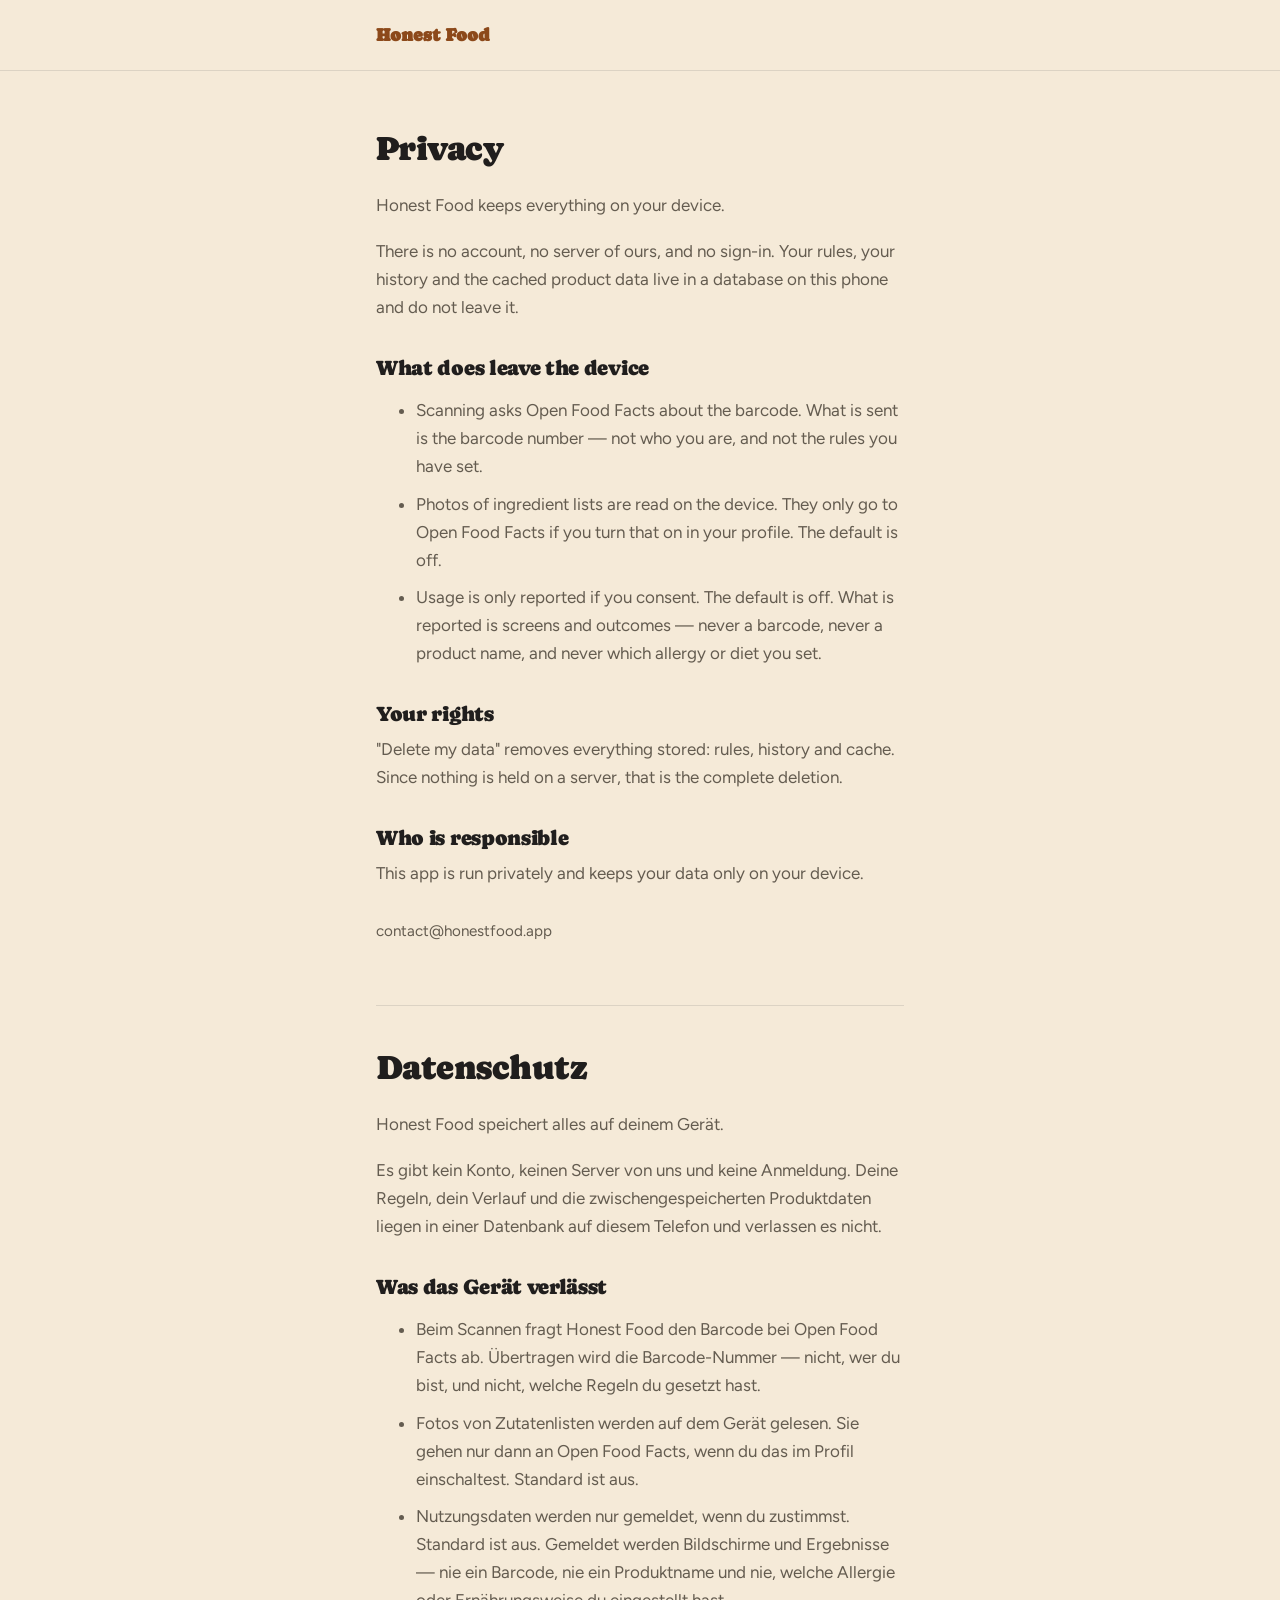
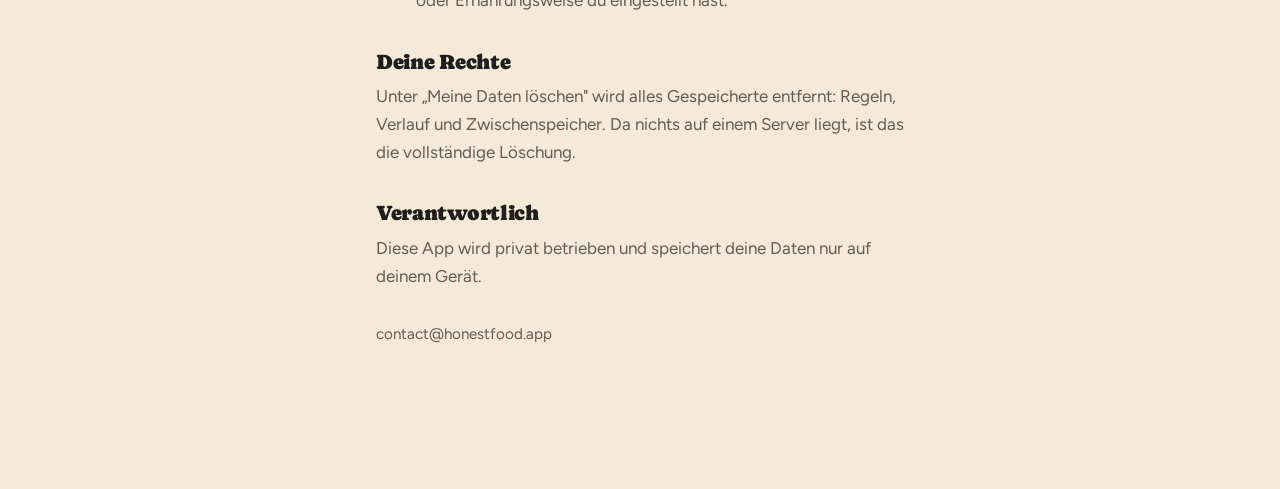
<file: privacy.html>
<!doctype html>
<html lang="en">
<head>
<meta charset="utf-8">
<meta name="viewport" content="width=device-width, initial-scale=1">
<title>Datenschutz · Privacy · Honest Food</title>
<!-- Generated from core/ui/.../LegalText.kt by PrivacyPageTest. Do not edit. -->
<link rel="stylesheet" href="style.css">
</head>
<body class="doc">
<header class="doc-head">
<a class="back" href="index.html">Honest Food</a>
</header>
<main>
<section lang="en">
<h1>Privacy</h1>
<p>Honest Food keeps everything on your device.</p>
<p>There is no account, no server of ours, and no sign-in. Your rules, your history and the cached product data live in a database on this phone and do not leave it.</p>
<h2>What does leave the device</h2>
<ul>
<li>Scanning asks Open Food Facts about the barcode. What is sent is the barcode number — not who you are, and not the rules you have set.</li>
<li>Photos of ingredient lists are read on the device. They only go to Open Food Facts if you turn that on in your profile. The default is off.</li>
<li>Usage is only reported if you consent. The default is off. What is reported is screens and outcomes — never a barcode, never a product name, and never which allergy or diet you set.</li>
</ul>
<h2>Your rights</h2>
<p>"Delete my data" removes everything stored: rules, history and cache. Since nothing is held on a server, that is the complete deletion.</p>
<h2>Who is responsible</h2>
<p>This app is run privately and keeps your data only on your device.</p>
<p class="contact">contact@honestfood.app</p>
</section>
<section lang="de">
<h1>Datenschutz</h1>
<p>Honest Food speichert alles auf deinem Gerät.</p>
<p>Es gibt kein Konto, keinen Server von uns und keine Anmeldung. Deine Regeln, dein Verlauf und die zwischengespeicherten Produktdaten liegen in einer Datenbank auf diesem Telefon und verlassen es nicht.</p>
<h2>Was das Gerät verlässt</h2>
<ul>
<li>Beim Scannen fragt Honest Food den Barcode bei Open Food Facts ab. Übertragen wird die Barcode-Nummer — nicht, wer du bist, und nicht, welche Regeln du gesetzt hast.</li>
<li>Fotos von Zutatenlisten werden auf dem Gerät gelesen. Sie gehen nur dann an Open Food Facts, wenn du das im Profil einschaltest. Standard ist aus.</li>
<li>Nutzungsdaten werden nur gemeldet, wenn du zustimmst. Standard ist aus. Gemeldet werden Bildschirme und Ergebnisse — nie ein Barcode, nie ein Produktname und nie, welche Allergie oder Ernährungsweise du eingestellt hast.</li>
</ul>
<h2>Deine Rechte</h2>
<p>Unter „Meine Daten löschen" wird alles Gespeicherte entfernt: Regeln, Verlauf und Zwischenspeicher. Da nichts auf einem Server liegt, ist das die vollständige Löschung.</p>
<h2>Verantwortlich</h2>
<p>Diese App wird privat betrieben und speichert deine Daten nur auf deinem Gerät.</p>
<p class="contact">contact@honestfood.app</p>
</section>
</main>
</body>
</html>
</file>
<file: style.css>
/* The app's own faces, served from this origin.
   Self-hosted rather than pulled from Google Fonts, and that is a privacy decision rather than a
   performance one: a stylesheet link to fonts.googleapis.com makes every visitor's browser call
   Google and hand over an IP address, on the site whose entire purpose is a policy saying nothing
   about them is collected. A German court has held that exact arrangement to be a GDPR violation
   (LG Munchen I, 3 O 17493/20), and Germany is this app's first market.
   All three are SIL Open Font Licence 1.1 — see fonts/LICENCE.md, which travels with them. */
@font-face {
    font-family: "Caprasimo";
    src: url("fonts/caprasimo_regular.ttf") format("truetype");
    font-weight: 400;
    font-display: swap;
}
@font-face {
    font-family: "Figtree";
    src: url("fonts/figtree_regular.ttf") format("truetype");
    font-weight: 400;
    font-display: swap;
}
@font-face {
    font-family: "Figtree";
    src: url("fonts/figtree_semibold.ttf") format("truetype");
    font-weight: 600;
    font-display: swap;
}

/* The app's tokens, from core/ui/theme/HaloColors.kt. Copied rather than generated: a stylesheet is
   not worth a build step, and these have not moved since the design settled. */
:root {
    color-scheme: light dark;

    --bg: #F5EAD8;
    --surface: #EBDDC5;
    --raised: #F9F4ED;
    --text: #201E1D;
    --muted: #645C50;
    --line: #DCD3C4;
    --accent: #C67139;
    --accent-deep: #8C491A;
    --sage: #7A8A5E;
    --alarm: #8F2417;
    /* The bezel's edge. Invisible on a light ground; in dark it is what keeps a #211f1c frame
       from vanishing into a #2E2B25 page at 1.2:1. */
    --bezel-rim: rgba(32, 30, 29, 0);

    --measure: 36rem;
    --page: 68rem;
    /* One phone size everywhere. A hero frame a little larger than the ones below reads as an
       inconsistency rather than as emphasis, because every screenshot in them is the same shape. */
    --phone: 330px;
    --shadow: 0 1px 2px rgba(32, 30, 29, .04), 0 12px 34px -12px rgba(32, 30, 29, .18);
    --shadow-lift: 0 2px 4px rgba(32, 30, 29, .05), 0 30px 60px -22px rgba(32, 30, 29, .32);
}

@media (prefers-color-scheme: dark) {
    :root {
        /* The app's own dark scheme, not an invention. Every value below is a HaloColors ramp
           entry bound by HaloDarkColorScheme; the previous set included a ground darker than
           `Organic.text`, which is the darkest colour the design system contains. */
        --bg: #2E2B25;          /* neutral900 — background */
        --surface: #474238;     /* neutral800 — surfaceVariant */
        --raised: #474238;      /* neutral800 — surfaceContainer */
        --text: #F9F4ED;        /* neutral100 — onSurface */
        --muted: #DCD3C4;       /* neutral300 — onSurfaceVariant */
        --line: #82796A;        /* neutral600 — outline */
        --accent: #F6A06B;      /* accent400  — primary */
        --accent-deep: #FFC6A5; /* accent300 */
        --bezel-rim: rgba(249, 244, 237, .16);
        --shadow: 0 1px 2px rgba(0, 0, 0, .3), 0 12px 34px -12px rgba(0, 0, 0, .6);
        --shadow-lift: 0 2px 4px rgba(0, 0, 0, .35), 0 30px 60px -22px rgba(0, 0, 0, .75);
    }
}

* { box-sizing: border-box; }

html { scroll-behavior: smooth; scroll-padding-top: 78px; }

body {
    margin: 0;
    background: var(--bg);
    color: var(--text);
    font: 400 1.0625rem/1.65 "Figtree", ui-sans-serif, system-ui, -apple-system, "Segoe UI", sans-serif;
    -webkit-font-smoothing: antialiased;
    text-rendering: optimizeLegibility;
    overflow-x: hidden;
}

h1, h2, h3 {
    font-family: "Caprasimo", Georgia, "Times New Roman", serif;
    font-weight: 400;
    letter-spacing: -0.015em;
    line-height: 1.06;
    margin: 0;
}

p { margin: 0 0 1.1rem; }

a { color: var(--accent-deep); text-underline-offset: 3px; }

:focus-visible { outline: 2px solid var(--accent-deep); outline-offset: 3px; border-radius: 6px; }

.wrap { max-width: var(--page); margin: 0 auto; padding: 0 1.5rem; }

/* ---- header ------------------------------------------------------------------------------ */

.top {
    position: sticky;
    top: 0;
    z-index: 10;
    backdrop-filter: saturate(180%) blur(14px);
    background: color-mix(in srgb, var(--bg) 92%, transparent);
    border-bottom: 1px solid var(--line);
}
.top .wrap { display: flex; align-items: center; gap: .7rem; min-height: 62px; }
.top img { width: 30px; height: 30px; border-radius: 8px; }
.top .name { font-family: "Caprasimo", Georgia, serif; font-size: 1.15rem; }
.top nav { margin-left: auto; display: flex; gap: 1.4rem; font-size: .95rem; }
.top nav a { color: var(--muted); text-decoration: none; }
.top nav a:hover { color: var(--text); }

/* A blurred bar is a nicety; a legible one is not. Without backdrop-filter the translucent ground
   would let a screenshot scroll under the nav at whatever contrast it happened to have. */
@supports not (backdrop-filter: blur(1px)) {
    .top { background: var(--bg); }
}

@media (max-width: 26rem) {
    .top .wrap { gap: .5rem; padding-inline: 1rem; }
    .top .name { font-size: 1rem; }
    .top nav { gap: 1rem; font-size: .875rem; }
    /* The page below is one scroll. The anchor is a convenience; the policy link is not. */
    .top nav a[href="#how"] { display: none; }
}

/* ---- hero -------------------------------------------------------------------------------- */

.hero {
    position: relative;
    /* `clip`, not `hidden`: the bloom below is a 1100px square anchored above the fold, and without
       this it extends the document by its own height — a screen of empty page under the footer that
       looks like the site failed to load. `clip` contains it without creating a scroll container. */
    overflow: clip;
    padding: clamp(3rem, 9vw, 6rem) 0 0;
    text-align: center;
}

/* A warm bloom behind the wordmark rather than a flat field. Sits under everything and is
   deliberately enormous and soft — a small gradient reads as a shape, a large one as light. */
.hero::before {
    content: "";
    position: absolute;
    /* top / right / bottom / left — one horizontal anchor only, or `right` is dropped. */
    inset: -30% auto auto 50%;
    translate: -50% 0;
    width: min(120vw, 1100px);
    aspect-ratio: 1;
    background: radial-gradient(circle at 50% 40%,
        color-mix(in srgb, var(--accent) 18%, transparent) 0%,
        transparent 62%);
    pointer-events: none;
}

.hero > * { position: relative; }

.hero .mark {
    width: 84px; height: 84px; border-radius: 20px;
    box-shadow: var(--shadow-lift);
    margin-bottom: 1.75rem;
}

.hero h1 { font-size: clamp(2.9rem, 9vw, 5rem); margin-bottom: 1.1rem; }

.lede {
    font-size: clamp(1.15rem, 2.6vw, 1.4rem);
    color: var(--muted);
    max-width: 27ch;
    margin: 0 auto 2.2rem;
    line-height: 1.45;
}

.cta { display: inline-flex; align-items: center; gap: 1rem; flex-wrap: wrap; justify-content: center; }
.cta img { height: 56px; }
.cta .aside { color: var(--muted); font-size: .95rem; }

/* ---- phones ------------------------------------------------------------------------------ */

/* A frame in CSS rather than a mockup image: the screenshots are rendered at exactly 1080×1920 by
   the app's own composables, so a bezel drawn here stays sharp at any density and can follow the
   colour scheme, which a baked-in PNG frame cannot. */
.phone {
    position: relative;
    width: 100%;
    max-width: var(--phone);
    aspect-ratio: 1080 / 1920;
    border-radius: 36px;   /* HaloShapes.extraLarge */
    padding: 7px;
    background: linear-gradient(160deg, #4a463f, #211f1c 55%);
    box-shadow: inset 0 0 0 1px var(--bezel-rim), var(--shadow-lift);
    flex: 0 0 auto;
}
.phone img {
    width: 100%; height: 100%;
    object-fit: cover;
    object-position: top center;
    border-radius: 28px;   /* extraLarge minus the bezel — concentric */
    display: block;
}
.hero .phone { margin: clamp(2.5rem, 6vw, 4rem) auto 0; }

/* ---- the four answers -------------------------------------------------------------------- */

/* The app's own verdict pills — VerdictPalette.container over .onContainer, the same pair the
   reason chips use inside the screenshots below. Deliberately fixed in both schemes, because
   VerdictPalettes is shared across themes on purpose: a verdict may not change colour with the
   time of day. The previous version tinted four dots with `--sage`, `--accent` and `--alarm`,
   which are Material's secondary, primary and error roles rather than verdict colours — and
   `--alarm` was never redefined for dark, leaving "Do not eat" at 2.03:1 against the ground. The
   one answer meaning *put it down* was the one a dark-mode reader could not see. */
.answers {
    list-style: none;
    padding: 0;
    display: flex;
    flex-wrap: wrap;
    justify-content: center;
    gap: .6rem;
    margin: clamp(2.5rem, 6vw, 3.5rem) auto 0;
}
.answers li {
    padding: .5rem 1.15rem;
    border-radius: 999px;      /* HaloShape.pill */
    font-size: 1rem;
    font-weight: 600;
}
.answers .fits   { background: #E1EECC; color: #272E1B; }   /* sage200   / sage900   */
.answers .check  { background: #FFE1D0; color: #402310; }   /* accent200 / accent900 */
.answers .avoid  { background: #FFC6A5; color: #402310; }   /* accent300 / accent900 */
.answers .unsure { background: #DCD3C4; color: #2E2B25; }   /* neutral300 / neutral900 */

/* ---- alternating feature rows ------------------------------------------------------------ */

.feature {
    display: grid;
    grid-template-columns: 1fr;
    gap: clamp(2rem, 5vw, 3.5rem);
    align-items: center;
    padding: clamp(3rem, 8vw, 5rem) 0;
}
.feature + .feature { border-top: 1px solid var(--line); }
.feature .shot { display: flex; justify-content: center; }
.feature h2 { font-size: clamp(1.8rem, 4.5vw, 2.5rem); margin-bottom: 1rem; }
.feature p { color: var(--muted); max-width: var(--measure); }
.feature strong { color: var(--text); font-weight: 600; }

/* 60rem, not 46. At 46rem a 330px phone sat beside a 340px text column — two narrow strips on
   every portrait tablet. The phone takes its own width and the prose takes the rest. */
@media (min-width: 60rem) {
    .feature { grid-template-columns: minmax(0, 1fr) var(--phone); }
    .feature.flip { grid-template-columns: var(--phone) minmax(0, 1fr); }
    .feature.flip .shot { order: -1; }
}

/* ---- the honest bit ---------------------------------------------------------------------- */

.caveat {
    background: var(--raised);
    border: 1px solid var(--line);
    border-radius: 26px;
    padding: clamp(1.75rem, 5vw, 2.75rem);
    margin: clamp(3rem, 8vw, 5rem) 0;
    box-shadow: var(--shadow);
}
.caveat h2 { font-size: clamp(1.6rem, 4vw, 2.1rem); margin-bottom: 1rem; }
.caveat p { color: var(--muted); max-width: var(--measure); }
.caveat p:last-child { margin-bottom: 0; }

/* ---- footer ------------------------------------------------------------------------------ */

footer {
    border-top: 1px solid var(--line);
    padding: 2.25rem 0 4rem;
    color: var(--muted);
    font-size: .95rem;
}
footer .wrap { display: flex; gap: 1.5rem; flex-wrap: wrap; align-items: center; }
footer a { color: var(--muted); }

/* ---- the privacy document ---------------------------------------------------------------- */

body.doc main { max-width: var(--measure); margin: 0 auto; padding: 1rem 1.5rem 5rem; }
.doc-head { border-bottom: 1px solid var(--line); }
.doc-head .back {
    display: block; max-width: var(--measure); margin: 0 auto;
    padding: 1.25rem 1.5rem; font-weight: 600; text-decoration: none;
    font-family: "Caprasimo", Georgia, serif; font-size: 1.15rem;
}
body.doc section { padding: 2.75rem 0; }
body.doc section + section { border-top: 1px solid var(--line); }
body.doc h1 { font-size: 2.1rem; margin-bottom: 1.5rem; }
body.doc h2 { font-size: 1.3rem; margin: 2.25rem 0 .6rem; }
body.doc p, body.doc li { color: var(--muted); }
body.doc li { margin-bottom: .6rem; }
body.doc .contact { margin-top: 2rem; font-size: .95rem; }

/* Nothing here needs to move for anyone who has asked it not to. */
@media (prefers-reduced-motion: reduce) {
    html { scroll-behavior: auto; }
    * { transition: none !important; animation: none !important; }
}
</file>
